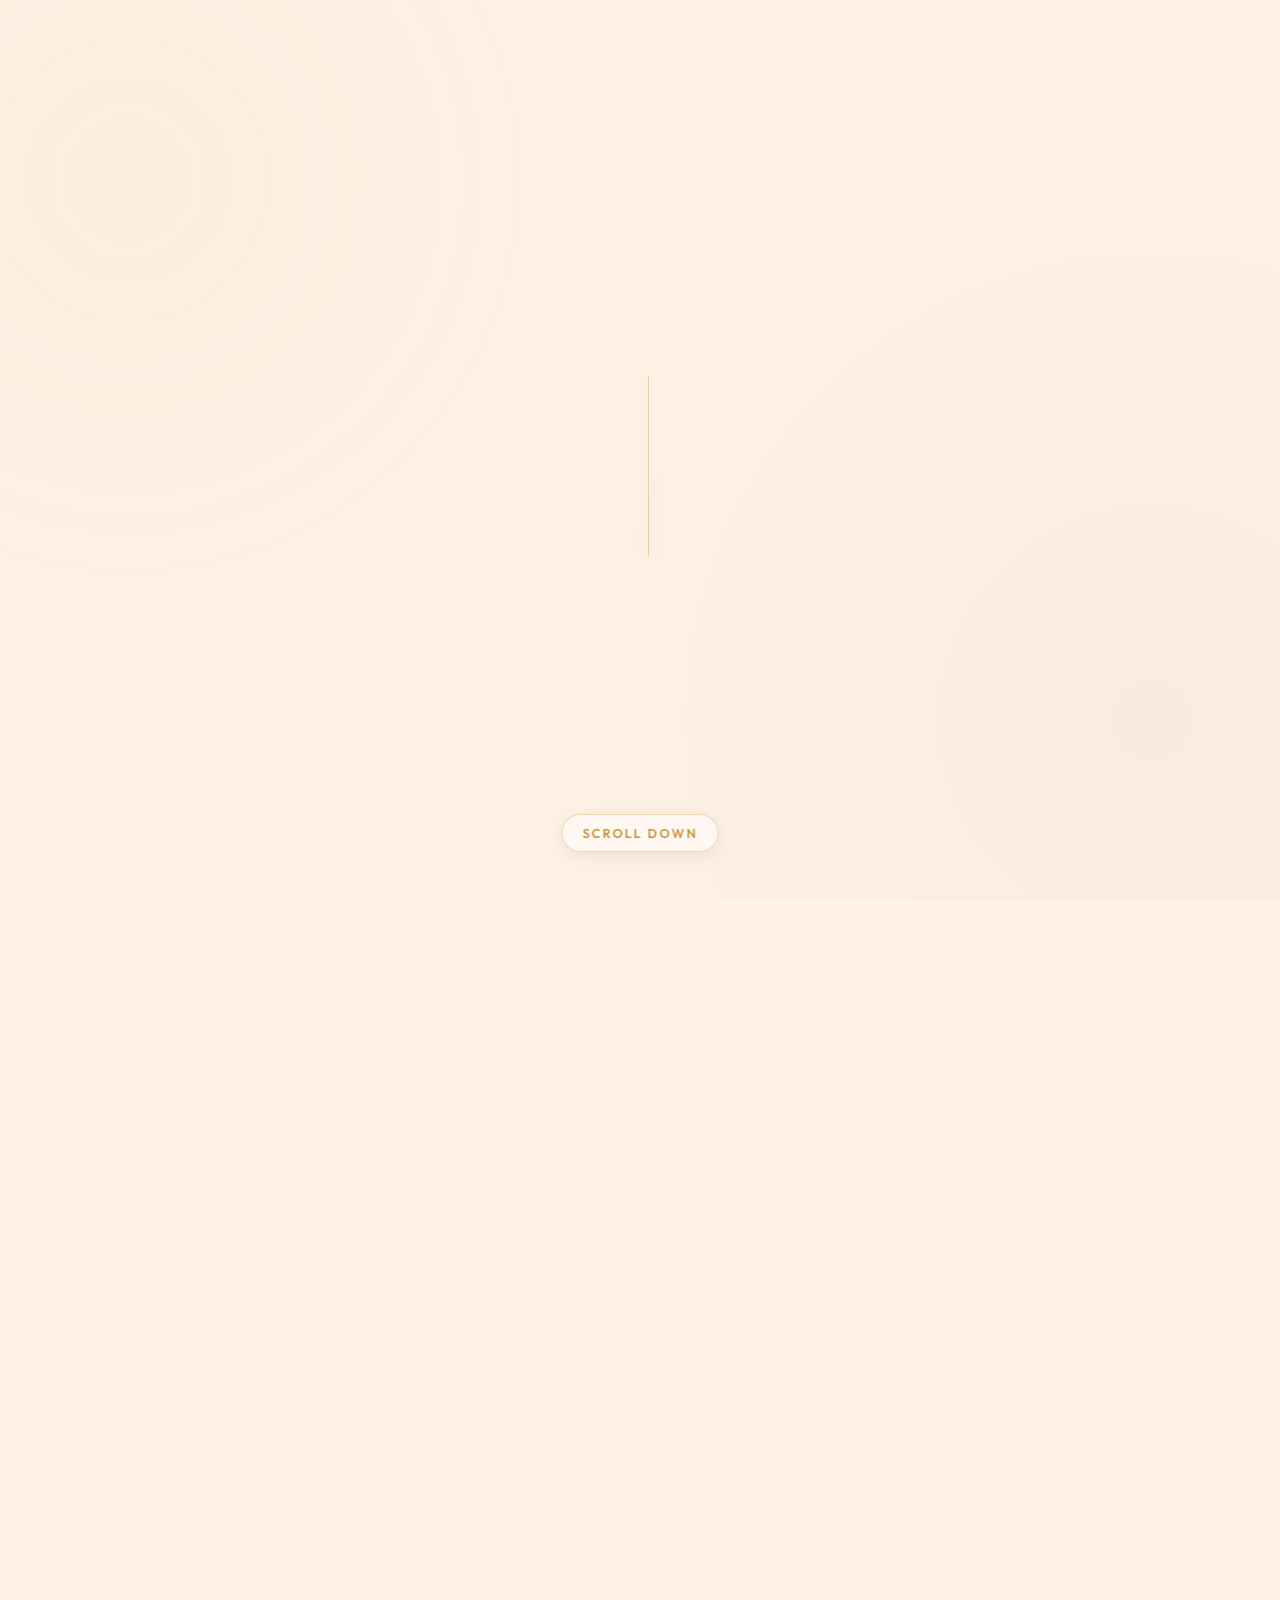
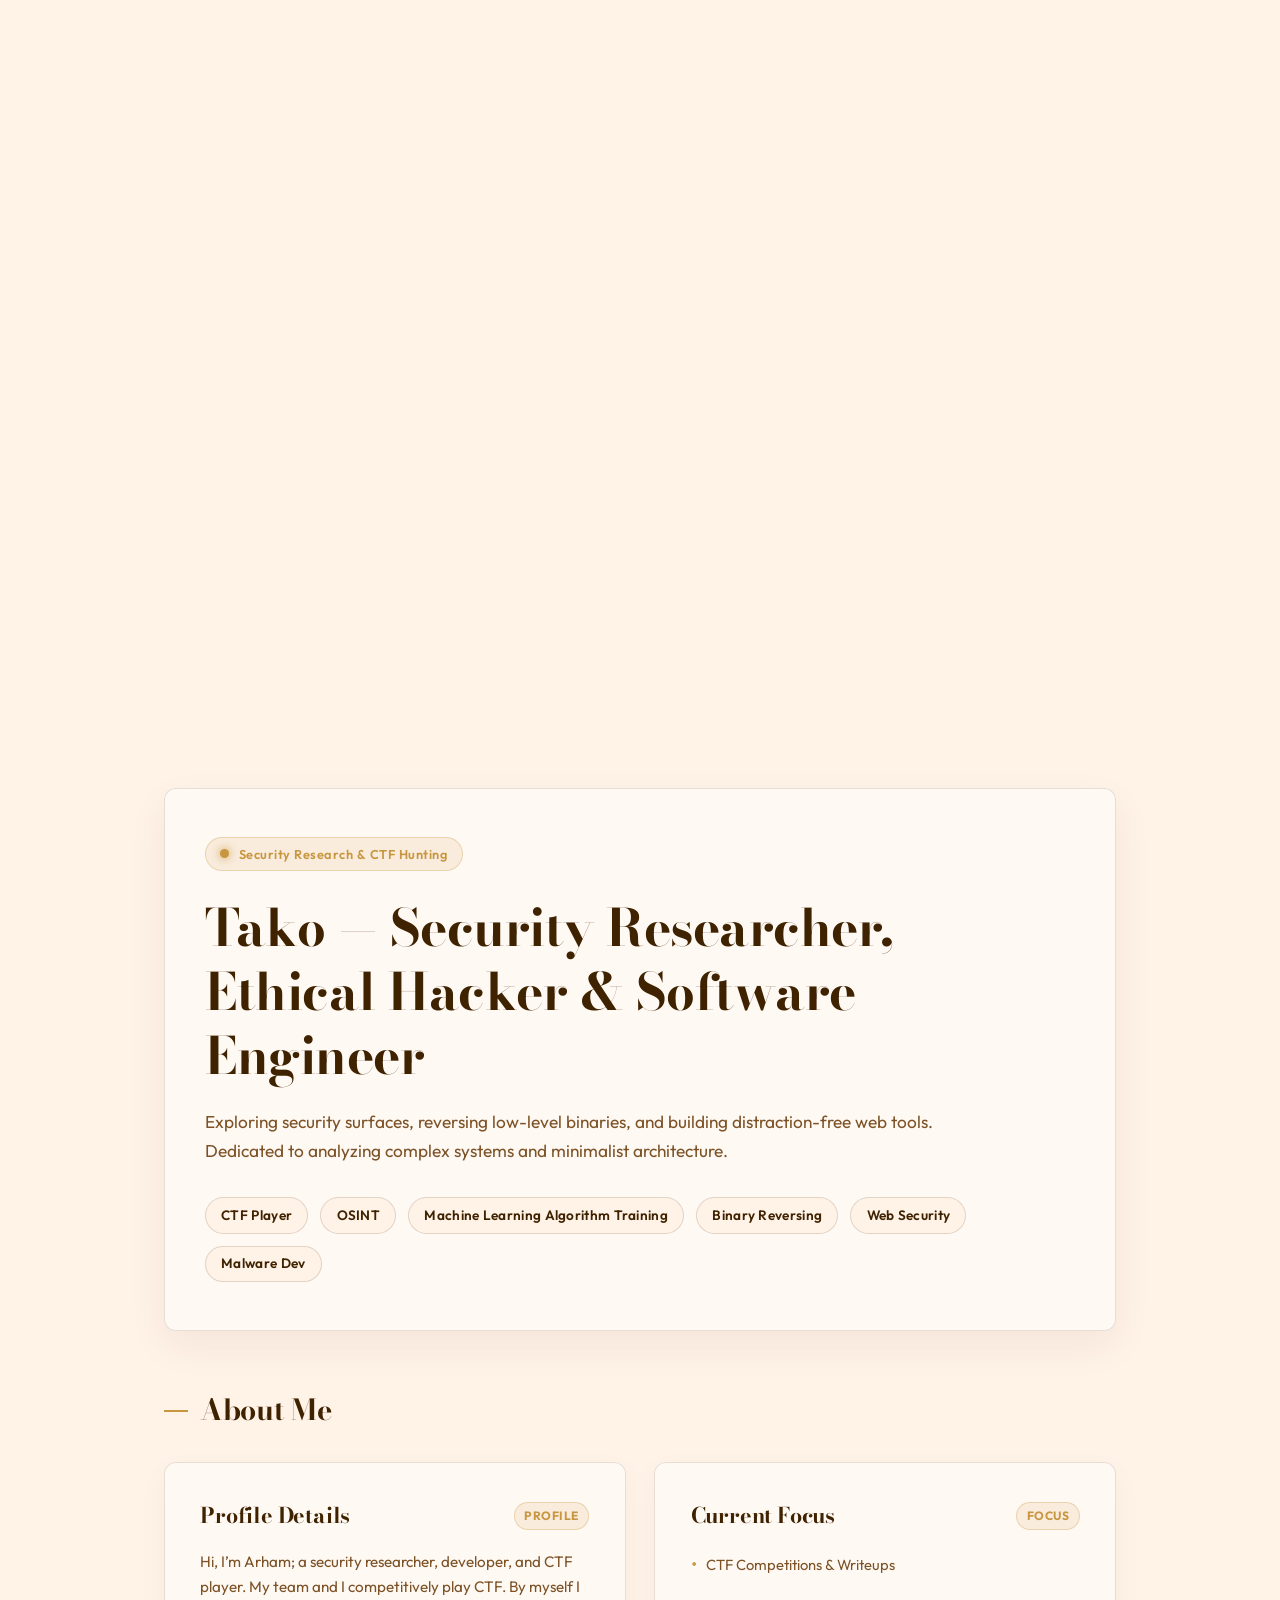
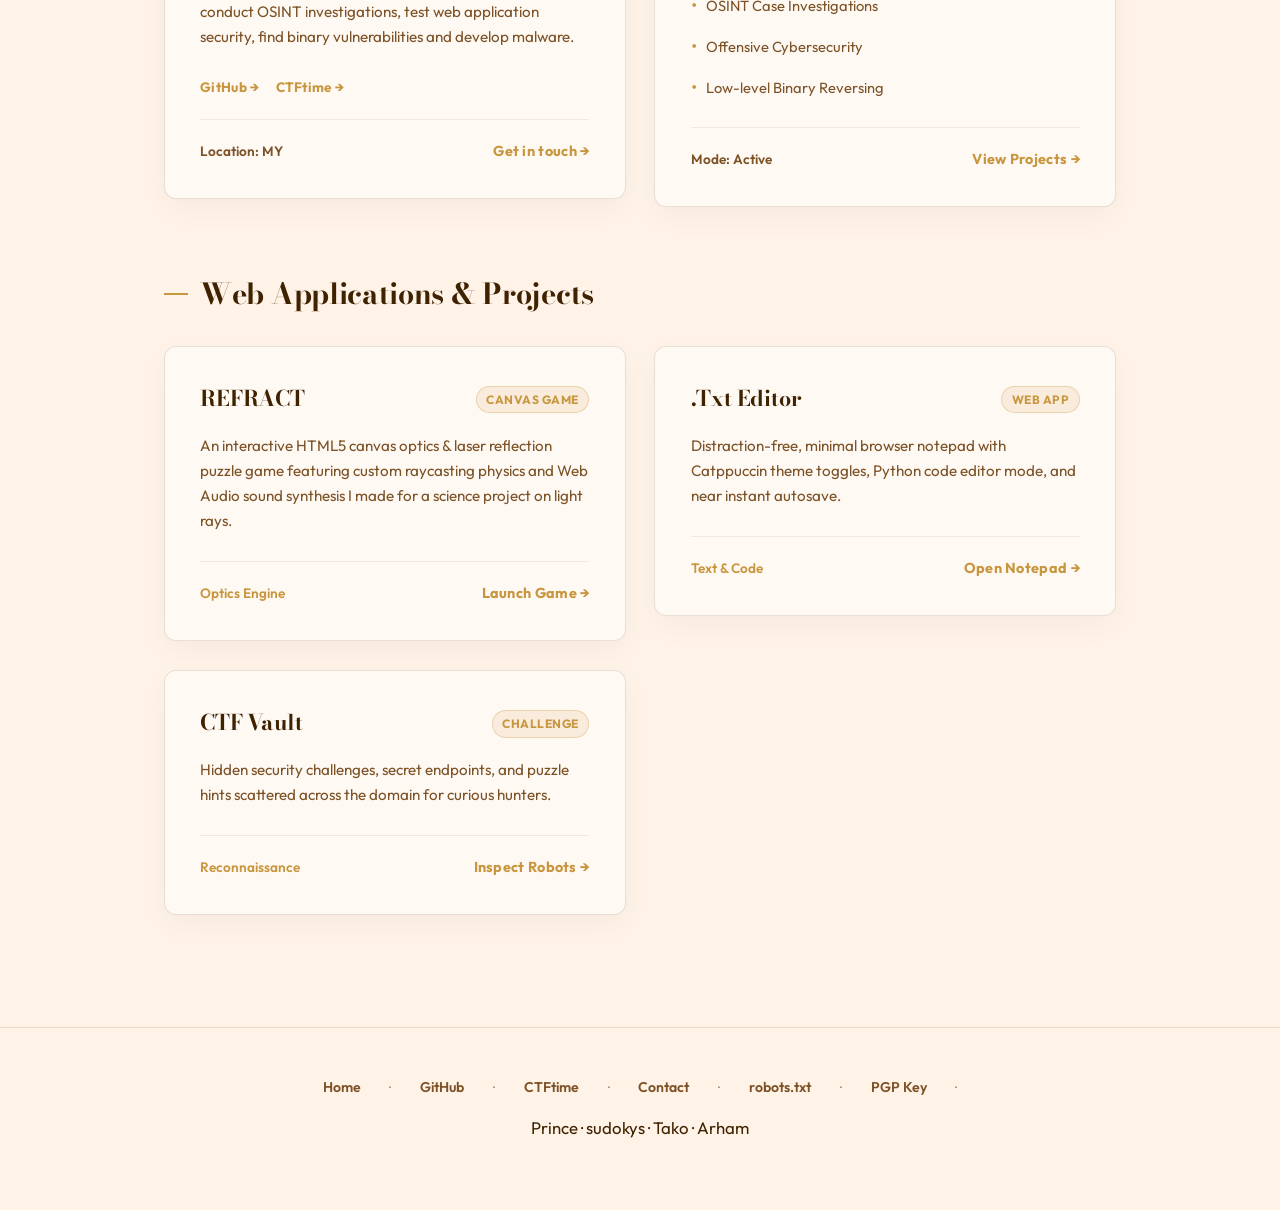
<file: index.html>
<!DOCTYPE html>
<html lang="en">
<head>
<meta charset="UTF-8">
<link rel="icon" type="image/png" href="/admin/assets/favicon.png">
<meta name="viewport" content="width=device-width, initial-scale=1.0">
<title>Prince</title>
<meta name="description" content="Personal portfolio, security research hub, web tools, & CTF playground of Tako (takoyaki135355).">

<link rel="preconnect" href="https://fonts.googleapis.com">
<link rel="preconnect" href="https://fonts.gstatic.com" crossorigin>
<link href="https://fonts.googleapis.com/css2?family=Bodoni+Moda:ital,opsz,wght@0,6..96,400..900;1,6..96,400..900&family=Playfair+Display:ital,wght@0,400..900;1,400..900&family=JetBrains+Mono:ital,wght@0,300;0,400;0,500;0,600;0,700;1,400&family=Outfit:wght@300;400;500;600;700;800&display=swap" rel="stylesheet">
<link rel="stylesheet" href="styles.css">

<style>
:root {
    --bg: #fff2e7;
    --bg-alt: #fbf0e6;
    --card: #fff9f4;
    --card-border: rgba(63, 34, 0, 0.12);
    --card-border-hover: rgba(200, 150, 62, 0.55);
    --text: #3f2200;
    --text-dim: #7c5226;
    --accent: #c8963e;
    --accent-light: #e5b742;
    --accent-glow: rgba(200, 150, 62, 0.25);
    --muted: #a08162;
    --radius: 12px;
    --font-mono: 'JetBrains Mono', monospace;
    --font-sans: 'Outfit', sans-serif;
    --font-serif: 'Le Jour Serif', 'Bodoni Moda', 'Playfair Display', serif;
}

/* Scroll Hero Sequence Container */
#scroll-hero-container {
    height: 260vh;
    position: relative;
    z-index: 20;
}

#scroll-hero-sticky {
    position: sticky;
    top: 0;
    height: 100vh;
    display: flex;
    flex-direction: column;
    justify-content: center;
    align-items: center;
    overflow: hidden;
    pointer-events: none;
}

#prince-text-wrapper {
    display: flex;
    align-items: center;
    justify-content: center;
    font-family: var(--font-serif);
    font-size: clamp(3.8rem, 14vw, 11rem);
    font-weight: 700;
    color: var(--text);
    text-shadow: 0 0 35px var(--accent-glow), 0 0 70px rgba(200, 150, 62, 0.15);
    letter-spacing: 4px;
    transform-origin: center center;
    transition: transform 0.08s cubic-bezier(0.1, 1, 0.1, 1), opacity 0.08s cubic-bezier(0.1, 1, 0.1, 1);
    will-change: transform, opacity;
}

#prince-typed-text {
    font-family: var(--font-serif);
}

#prince-cursor {
    color: var(--accent);
    font-weight: 300;
    margin-left: 0.12em;
    animation: blinkCursor 0.8s infinite;
    text-shadow: 0 0 15px var(--accent);
}

@keyframes blinkCursor {
    0%, 100% { opacity: 1; }
    50% { opacity: 0; }
}

#scroll-prompt {
    position: absolute;
    bottom: 3rem;
    left: 50%;
    transform: translateX(-50%);
    font-family: var(--font-sans);
    font-size: 0.8rem;
    font-weight: 600;
    color: var(--accent);
    letter-spacing: 2px;
    text-transform: uppercase;
    background: rgba(255, 249, 244, 0.92);
    border: 1px solid rgba(200, 150, 62, 0.35);
    padding: 0.5rem 1.25rem;
    border-radius: 20px;
    pointer-events: none;
    opacity: 0;
    transition: opacity 0.5s ease, transform 0.5s ease;
    backdrop-filter: blur(12px);
    box-shadow: 0 4px 20px rgba(63, 34, 0, 0.08);
}

#scroll-prompt.visible {
    opacity: 1;
    transform: translateX(-50%) translateY(0);
}

#scroll-prompt:not(.visible) {
    opacity: 0;
    transform: translateX(-50%) translateY(12px);
}

/* Header & Navigation (Pops down at animation end) */
header {
    position: fixed;
    top: 0;
    left: 0;
    right: 0;
    z-index: 100;
    backdrop-filter: blur(16px);
    -webkit-backdrop-filter: blur(16px);
    background: rgba(255, 242, 231, 0.92);
    border-bottom: 1px solid rgba(63, 34, 0, 0.12);
    padding: 1rem 2.2rem;
    display: flex;
    justify-content: space-between;
    align-items: center;
    transform: translateY(-100%);
    opacity: 0;
    transition: transform 0.45s cubic-bezier(0.16, 1, 0.3, 1), opacity 0.45s ease;
}

header.popped-down {
    transform: translateY(0);
    opacity: 1;
}

.logo {
    display: flex;
    align-items: center;
    gap: 0.6rem;
    font-family: var(--font-serif);
    font-weight: 700;
    font-size: 1.2rem;
    letter-spacing: 0.5px;
    color: var(--text);
    text-decoration: none;
}

.logo-dot {
    width: 9px;
    height: 9px;
    border-radius: 50%;
    background: var(--accent);
    box-shadow: 0 0 10px var(--accent);
}

.logo-tag {
    color: var(--accent);
    font-family: var(--font-sans);
    font-weight: 600;
    font-size: 0.95rem;
}

nav {
    display: flex;
    align-items: center;
    gap: 1.8rem;
}

nav a {
    text-decoration: none;
    color: var(--text-dim);
    font-size: 0.92rem;
    transition: all 0.2s ease;
    display: flex;
    align-items: center;
    gap: 0.35rem;
    font-weight: 600;
    letter-spacing: 0.3px;
}

nav a:hover {
    color: var(--accent);
}

.nav-badge {
    font-size: 0.72rem;
    padding: 0.1rem 0.45rem;
    border-radius: 4px;
    background: rgba(200, 150, 62, 0.15);
    color: var(--accent);
    border: 1px solid rgba(200, 150, 62, 0.3);
    font-weight: 700;
}

/* Main Layout container */
main {
    position: relative;
    z-index: 10;
    max-width: 1000px;
    margin: 0 auto;
    padding: 3rem 1.5rem;
}

/* Editorial Hero Showcase Card */
.hero-showcase {
    background: var(--card);
    border: 1px solid var(--card-border);
    border-radius: var(--radius);
    padding: 3rem 2.5rem;
    box-shadow: 0 15px 40px rgba(63, 34, 0, 0.06);
    margin-bottom: 3.5rem;
    position: relative;
}

.hero-status {
    display: inline-flex;
    align-items: center;
    gap: 0.6rem;
    background: rgba(200, 150, 62, 0.12);
    border: 1px solid rgba(200, 150, 62, 0.3);
    padding: 0.35rem 0.9rem;
    border-radius: 20px;
    font-size: 0.8rem;
    color: var(--accent);
    font-weight: 600;
    margin-bottom: 1.5rem;
    letter-spacing: 0.5px;
}

.hero-headline {
    font-family: var(--font-serif);
    font-size: clamp(2rem, 5vw, 3.2rem);
    font-weight: 700;
    color: var(--text);
    line-height: 1.25;
    margin-bottom: 1.25rem;
    letter-spacing: -0.5px;
}

.hero-bio {
    font-size: 1.08rem;
    color: var(--text-dim);
    max-width: 780px;
    line-height: 1.7;
    margin-bottom: 2rem;
}

.hero-tags {
    display: flex;
    flex-wrap: wrap;
    gap: 0.75rem;
}

.tag {
    background: #fff2e7;
    border: 1px solid rgba(63, 34, 0, 0.15);
    padding: 0.4rem 0.95rem;
    border-radius: 20px;
    font-size: 0.85rem;
    color: var(--text);
    transition: all 0.25s ease;
    font-weight: 600;
    letter-spacing: 0.3px;
}

.tag:hover {
    border-color: var(--accent);
    color: var(--accent);
    box-shadow: 0 4px 15px rgba(200, 150, 62, 0.15);
    transform: translateY(-2px);
}

/* Sections & Grid Cards */
.section {
    margin-bottom: 4rem;
}

.section-title {
    font-family: var(--font-serif);
    font-size: 1.8rem;
    font-weight: 700;
    color: var(--text);
    margin-bottom: 1.8rem;
    display: flex;
    align-items: center;
    gap: 0.75rem;
    letter-spacing: -0.3px;
}

.section-title::before {
    content: "";
    width: 24px;
    height: 2px;
    background: var(--accent);
}

.grid {
    display: grid;
    grid-template-columns: repeat(auto-fit, minmax(300px, 1fr));
    gap: 1.8rem;
}

.card {
    background: var(--card);
    border: 1px solid var(--card-border);
    border-radius: var(--radius);
    padding: 2.2rem;
    position: relative;
    transition: all 0.35s cubic-bezier(0.16, 1, 0.3, 1);
    display: flex;
    flex-direction: column;
    box-shadow: 0 10px 30px rgba(63, 34, 0, 0.04);
}

.card:hover {
    border-color: var(--card-border-hover);
    box-shadow: 0 16px 40px rgba(63, 34, 0, 0.09), 0 0 20px var(--accent-glow);
    transform: translateY(-4px);
}

.card-header {
    display: flex;
    justify-content: space-between;
    align-items: center;
    margin-bottom: 1rem;
}

.card h2 {
    font-family: var(--font-serif);
    font-size: 1.35rem;
    color: var(--text);
    font-weight: 700;
    letter-spacing: -0.2px;
}

.card-badge {
    font-size: 0.75rem;
    color: var(--accent);
    background: rgba(200, 150, 62, 0.12);
    border: 1px solid rgba(200, 150, 62, 0.3);
    padding: 0.2rem 0.6rem;
    border-radius: 20px;
    font-weight: 700;
    letter-spacing: 0.5px;
}

.card p {
    color: var(--text-dim);
    font-size: 0.95rem;
    flex-grow: 1;
    margin-bottom: 1.75rem;
    line-height: 1.65;
}

.card-footer {
    display: flex;
    justify-content: space-between;
    align-items: center;
    margin-top: auto;
    padding-top: 1.25rem;
    border-top: 1px solid rgba(63, 34, 0, 0.08);
}

.card-link {
    display: inline-flex;
    align-items: center;
    gap: 0.4rem;
    color: var(--accent);
    text-decoration: none;
    font-size: 0.9rem;
    font-weight: 700;
    transition: gap 0.2s ease, color 0.2s ease;
    letter-spacing: 0.3px;
}

.card-link:hover {
    color: var(--text);
    gap: 0.65rem;
}

/* Focus List */
.focus-list {
    list-style: none;
    display: flex;
    flex-direction: column;
    gap: 0.65rem;
    margin-bottom: 1.5rem;
}

.focus-list li {
    color: var(--text-dim);
    font-size: 0.92rem;
    display: flex;
    align-items: center;
    gap: 0.6rem;
}

.focus-list li::before {
    content: "•";
    color: var(--accent);
    font-size: 1.2rem;
}

/* Footer */
footer {
    position: relative;
    z-index: 10;
    border-top: 1px solid rgba(63, 34, 0, 0.12);
    padding: 3rem 1.5rem;
    text-align: center;
    color: var(--muted);
    font-size: 0.88rem;
    background: rgba(255, 242, 231, 0.95);
}

.footer-content {
    max-width: 980px;
    margin: 0 auto;
    display: flex;
    flex-direction: column;
    gap: 1rem;
    align-items: center;
}

.footer-links {
    display: flex;
    gap: 1.8rem;
    flex-wrap: wrap;
    justify-content: center;
}

.footer-links a {
    color: var(--text-dim);
    text-decoration: none;
    font-weight: 600;
    transition: color 0.2s ease;
}

.footer-links a:hover {
    color: var(--accent);
}

@media (max-width: 640px) {
    header {
        padding: 0.8rem 1rem;
        flex-direction: column;
        gap: 0.8rem;
    }
    
    nav {
        flex-wrap: wrap;
        justify-content: center;
        gap: 1rem;
    }

    .hero-showcase {
        padding: 2rem 1.5rem;
    }
}
</style>
</head>

<!--
    Why hello my curious little one, are you trying to find a flag here?
    flagpart1:

    tako{

    Here's a clue little adventurer,

        robot
    
    
-->

<body>

<!-- Scroll Intro Hero Section (Prince Text Animation) -->
<div id="scroll-hero-container">
    <div id="scroll-hero-sticky">
        <div id="prince-text-wrapper">
            <span id="prince-typed-text"></span><span id="prince-cursor">|</span>
        </div>
        <div id="scroll-prompt">scroll down</div>
    </div>
</div>

<header id="top-header">
    <a href="#" class="logo" data-text="tako@sudokys">
        <span class="logo-dot"></span>
        <span>tako<span class="logo-tag">@sudokys</span></span>
    </a>
    <nav>
        <a href="#about">About</a>
        <a href="#projects">Projects</a>
        <a href="#apps">Apps <span class="nav-badge">03</span></a>
        <a href="contactme">Contact</a>
        <a href="https://github.com/takoyaki135355-spec/" target="_blank" rel="noopener noreferrer">GitHub</a>
	<a href="https://ctftime.org/user/245323" target="_blank" rel="noopener noreferrer">CtfTime</a>

    </nav>
</header>

<main>

    <!-- Editorial Hero Showcase with Skeleton Loader Wrapper -->
    <div class="skeleton-wrapper hero-skeleton-wrapper" id="hero-wrapper">
        <div class="skeleton-overlay">
            <div class="skeleton skeleton-badge" style="width: 140px; margin-bottom: 1.5rem;"></div>
            <div class="skeleton skeleton-title" style="width: 90%; height: 2.2rem;"></div>
            <div class="skeleton skeleton-title" style="width: 60%; height: 2.2rem; margin-bottom: 1.5rem;"></div>
            <div class="skeleton skeleton-text skeleton-line-full"></div>
            <div class="skeleton skeleton-text skeleton-line-med" style="margin-bottom: 2rem;"></div>
            <div style="display: flex; gap: 0.75rem;">
                <div class="skeleton skeleton-badge" style="width: 110px;"></div>
                <div class="skeleton skeleton-badge" style="width: 120px;"></div>
                <div class="skeleton skeleton-badge" style="width: 130px;"></div>
            </div>
        </div>

        <section class="hero-showcase real-content">
            <div class="hero-status">
                <span class="logo-dot"></span>
                <span>Security Research & CTF Hunting</span>
            </div>

            <h1 class="hero-headline">
                Tako &mdash; Security Researcher, Ethical Hacker & Software Engineer
            </h1>

            <p class="hero-bio">
                Exploring security surfaces, reversing low-level binaries, and building distraction-free web tools. Dedicated to analyzing complex systems and minimalist architecture.
            </p>

            <div class="hero-tags">
                <span class="tag">CTF Player</span>
                <span class="tag">OSINT</span>
                <span class="tag">Machine Learning Algorithm Training</span>
                <span class="tag">Binary Reversing</span>
		<span class="tag">Web Security</span>
		<span class="tag">Malware Dev</span>

            </div>
        </section>
    </div>

    <!-- About Section -->
    <section class="section" id="about">
        <h2 class="section-title">About Me</h2>
        <div class="grid">

            <div class="skeleton-wrapper card-skeleton" id="card-skel-1">
                <div class="skeleton-overlay">
                    <div style="display: flex; justify-content: space-between; margin-bottom: 1rem;">
                        <div class="skeleton skeleton-title" style="width: 50%;"></div>
                        <div class="skeleton skeleton-badge"></div>
                    </div>
                    <div class="skeleton skeleton-text skeleton-line-full"></div>
                    <div class="skeleton skeleton-text skeleton-line-full"></div>
                    <div class="skeleton skeleton-text skeleton-line-med" style="margin-bottom: 2rem;"></div>
                    <div style="display: flex; justify-content: space-between; margin-top: auto;">
                        <div class="skeleton skeleton-text skeleton-line-short" style="width: 30%;"></div>
                        <div class="skeleton skeleton-text skeleton-line-short" style="width: 35%;"></div>
                    </div>
                </div>

                <div class="card real-content">
                    <div class="card-header">
                        <h2>Profile Details</h2>
                        <span class="card-badge">PROFILE</span>
                    </div>
                    <p>
                        Hi, I’m Arham; a security researcher, developer, and CTF player. My team and I competitively play CTF. By myself I conduct OSINT investigations, test web application security, find binary vulnerabilities and develop malware.
                    </p>
                    <div style="display: flex; gap: 1rem; margin-bottom: 1.25rem; flex-wrap: wrap;">
                        <a href="https://github.com/takoyaki135355-spec/" target="_blank" rel="noopener" class="card-link" style="font-size: 0.85rem;">GitHub &rarr;</a>
                        <a href="https://ctftime.org/user/245323" target="_blank" rel="noopener" class="card-link" style="font-size: 0.85rem;">CTFtime &rarr;</a>
                    </div>
                    <div class="card-footer">
                        <span style="color: var(--text-dim); font-size: 0.85rem; font-weight: 600;">Location: MY</span>
                        <a href="contactme" class="card-link">Get in touch &rarr;</a>
                    </div>
                </div>
            </div>

            <div class="skeleton-wrapper card-skeleton" id="card-skel-2">
                <div class="skeleton-overlay">
                    <div style="display: flex; justify-content: space-between; margin-bottom: 1rem;">
                        <div class="skeleton skeleton-title" style="width: 55%;"></div>
                        <div class="skeleton skeleton-badge"></div>
                    </div>
                    <div class="skeleton skeleton-text skeleton-line-full"></div>
                    <div class="skeleton skeleton-text skeleton-line-med"></div>
                    <div class="skeleton skeleton-text skeleton-line-full" style="margin-bottom: 2rem;"></div>
                    <div style="display: flex; justify-content: space-between; margin-top: auto;">
                        <div class="skeleton skeleton-text skeleton-line-short" style="width: 30%;"></div>
                        <div class="skeleton skeleton-text skeleton-line-short" style="width: 35%;"></div>
                    </div>
                </div>

                <div class="card real-content">
                    <div class="card-header">
                        <h2>Current Focus</h2>
                        <span class="card-badge">FOCUS</span>
                    </div>
                    <ul class="focus-list">
                        <li>CTF Competitions & Writeups</li>
                        <li>OSINT Case Investigations</li>
                        <li>Offensive Cybersecurity</li>
                        <li>Low-level Binary Reversing</li>
                    </ul>
                    <div class="card-footer">
                        <span style="color: var(--text-dim); font-size: 0.85rem; font-weight: 600;">Mode: Active</span>
                        <a href="#apps" class="card-link">View Projects &rarr;</a>
                    </div>
                </div>
            </div>

        </div>
    </section>

    <!-- Web Applications & Tools Section -->
    <section class="section" id="apps">
        <h2 class="section-title">Web Applications & Projects</h2>
        <div class="grid" id="projects">

            <div class="skeleton-wrapper card-skeleton" id="app-skel-1">
                <div class="skeleton-overlay">
                    <div style="display: flex; justify-content: space-between; margin-bottom: 1rem;">
                        <div class="skeleton skeleton-title" style="width: 45%;"></div>
                        <div class="skeleton skeleton-badge"></div>
                    </div>
                    <div class="skeleton skeleton-text skeleton-line-full"></div>
                    <div class="skeleton skeleton-text skeleton-line-med" style="margin-bottom: 2rem;"></div>
                    <div style="display: flex; justify-content: space-between; margin-top: auto;">
                        <div class="skeleton skeleton-text skeleton-line-short" style="width: 30%;"></div>
                        <div class="skeleton skeleton-text skeleton-line-short" style="width: 35%;"></div>
                    </div>
                </div>

                <div class="card real-content">
                    <div class="card-header">
                        <h2>REFRACT</h2>
                        <span class="card-badge">CANVAS GAME</span>
                    </div>
                    <p>
                        An interactive HTML5 canvas optics & laser reflection puzzle game featuring custom raycasting physics and Web Audio sound synthesis I made for a science project on light rays.
                    </p>
                    <div class="card-footer">
                        <span style="color: var(--accent); font-size: 0.85rem; font-weight: 600;">Optics Engine</span>
                        <a href="myscienceproject" class="card-link">Launch Game &rarr;</a>
                    </div>
                </div>
            </div>

            <div class="skeleton-wrapper card-skeleton" id="app-skel-2">
                <div class="skeleton-overlay">
                    <div style="display: flex; justify-content: space-between; margin-bottom: 1rem;">
                        <div class="skeleton skeleton-title" style="width: 50%;"></div>
                        <div class="skeleton skeleton-badge"></div>
                    </div>
                    <div class="skeleton skeleton-text skeleton-line-full"></div>
                    <div class="skeleton skeleton-text skeleton-line-med" style="margin-bottom: 2rem;"></div>
                    <div style="display: flex; justify-content: space-between; margin-top: auto;">
                        <div class="skeleton skeleton-text skeleton-line-short" style="width: 30%;"></div>
                        <div class="skeleton skeleton-text skeleton-line-short" style="width: 35%;"></div>
                    </div>
                </div>

                <div class="card real-content">
                    <div class="card-header">
                        <h2>.Txt Editor</h2>
                        <span class="card-badge">WEB APP</span>
                    </div>
                    <p>
                        Distraction-free, minimal browser notepad with Catppuccin theme toggles, Python code editor mode, and near instant autosave.
                    </p>
                    <div class="card-footer">
                        <span style="color: var(--accent); font-size: 0.85rem; font-weight: 600;">Text & Code</span>
                        <a href="text" class="card-link">Open Notepad &rarr;</a>
                    </div>
                </div>
            </div>

            <div class="skeleton-wrapper card-skeleton" id="app-skel-3">
                <div class="skeleton-overlay">
                    <div style="display: flex; justify-content: space-between; margin-bottom: 1rem;">
                        <div class="skeleton skeleton-title" style="width: 40%;"></div>
                        <div class="skeleton skeleton-badge"></div>
                    </div>
                    <div class="skeleton skeleton-text skeleton-line-full"></div>
                    <div class="skeleton skeleton-text skeleton-line-med" style="margin-bottom: 2rem;"></div>
                    <div style="display: flex; justify-content: space-between; margin-top: auto;">
                        <div class="skeleton skeleton-text skeleton-line-short" style="width: 30%;"></div>
                        <div class="skeleton skeleton-text skeleton-line-short" style="width: 35%;"></div>
                    </div>
                </div>

                <div class="card real-content">
                    <div class="card-header">
                        <h2>CTF Vault</h2>
                        <span class="card-badge">CHALLENGE</span>
                    </div>
                    <p>
                        Hidden security challenges, secret endpoints, and puzzle hints scattered across the domain for curious hunters.
                    </p>
                    <div class="card-footer">
                        <span style="color: var(--accent); font-size: 0.85rem; font-weight: 600;">Reconnaissance</span>
                        <a href="robots.txt" class="card-link">Inspect Robots &rarr;</a>
                    </div>
                </div>
            </div>

        </div>
    </section>

</main>

<footer>
    <div class="footer-content">
        <div class="footer-links">
            <a href="#">Home</a> &middot;
            <a href="https://github.com/takoyaki135355-spec/" target="_blank" rel="noopener">GitHub</a> &middot;
            <a href="https://ctftime.org/user/245323" target="_blank" rel="noopener">CTFtime</a> &middot;
            <a href="contactme">Contact</a> &middot;
            <a href="robots.txt">robots.txt</a> &middot;
            <a href="contactme/publickey.asc">PGP Key</a> &middot;
        </div>
        <p> Prince &middot; sudokys &middot; Tako &middot; Arham</p>
    </div>
</footer>

<script>
// Force page to always open at top of animation on load
if ('scrollRestoration' in history) {
    history.scrollRestoration = 'manual';
}
if (!window.location.hash) {
    window.scrollTo(0, 0);
}

// Initialize Skeleton Loader Transition on Load
window.addEventListener('DOMContentLoaded', () => {
    if (!window.location.hash) {
        window.scrollTo(0, 0);
    }
    setTimeout(() => {
        document.querySelectorAll('.skeleton-wrapper').forEach(wrapper => {
            wrapper.classList.add('loaded');
        });
    }, 450);
});

// ═════════════════════════════════════════════════════════════
//  SCROLL HERO INTRO ANIMATION ("Prince" Typing & Shrink)
// ═════════════════════════════════════════════════════════════
const scrollHeroContainer = document.getElementById('scroll-hero-container');
const princeTextWrapper = document.getElementById('prince-text-wrapper');
const princeTypedText = document.getElementById('prince-typed-text');
const princeCursor = document.getElementById('prince-cursor');
const scrollPrompt = document.getElementById('scroll-prompt');
const topHeader = document.getElementById('top-header');

const TARGET_WORD = "Prince";
let isScrolling = false;
let scrollStopTimeout = null;
let rAF = null;

function handleHeroScrollAnimation() {
    const scrollTop = window.scrollY || window.pageYOffset;
    const containerHeight = scrollHeroContainer.offsetHeight;
    const viewportHeight = window.innerHeight;
    const maxScroll = containerHeight - viewportHeight;
    
    if (maxScroll <= 0) return;
    
    // Progress calculation [0.0 to 1.0]
    const progress = Math.min(1, Math.max(0, scrollTop / maxScroll));
    const onAnimationArea = scrollTop < maxScroll;

    // Phase 1: Typing letters "Prince" (progress 0.0 -> 0.65)
    // Phase 2: Shrinking and translating to top (progress 0.65 -> 1.0)
    if (progress <= 0.65) {
        const typeProgress = progress / 0.65;
        const numChars = Math.min(TARGET_WORD.length, Math.floor(typeProgress * (TARGET_WORD.length + 0.95)));
        princeTypedText.textContent = TARGET_WORD.substring(0, numChars);
        
        princeTextWrapper.style.transform = 'scale(1) translateY(0px)';
        princeTextWrapper.style.opacity = '1';
        princeCursor.style.display = 'inline-block';
    } else {
        // Full word typed out
        princeTypedText.textContent = TARGET_WORD;
        
        const shrinkProgress = (progress - 0.65) / 0.35;
        // Shrink scale from 1.0 down to 0.22
        const scale = 1 - (shrinkProgress * 0.78);
        // Translate Y upwards towards top of page
        const translateY = -shrinkProgress * 42; // vh
        // Blend opacity gently into top header area
        const opacity = 1 - (shrinkProgress * 0.7);

        princeTextWrapper.style.transform = `scale(${scale.toFixed(3)}) translateY(${translateY.toFixed(2)}vh)`;
        princeTextWrapper.style.opacity = opacity.toFixed(3);
        
        if (shrinkProgress > 0.8) {
            princeCursor.style.display = 'none';
        } else {
            princeCursor.style.display = 'inline-block';
        }
    }

    // Pop-down Top Header when reaching the bottom of the animation area
    if (progress >= 0.78 || scrollTop >= maxScroll * 0.78) {
        topHeader.classList.add('popped-down');
    } else {
        topHeader.classList.remove('popped-down');
    }

    // Scroll Prompt visibility check
    updateScrollPromptVisibility(onAnimationArea);
}

function updateScrollPromptVisibility(onAnimationArea) {
    if (onAnimationArea && !isScrolling) {
        scrollPrompt.classList.add('visible');
    } else {
        scrollPrompt.classList.remove('visible');
    }
}

window.addEventListener('scroll', () => {
    isScrolling = true;
    updateScrollPromptVisibility(window.scrollY < (scrollHeroContainer.offsetHeight - window.innerHeight));
    
    clearTimeout(scrollStopTimeout);
    scrollStopTimeout = setTimeout(() => {
        isScrolling = false;
        handleHeroScrollAnimation();
    }, 350);

    if (!rAF) {
        rAF = requestAnimationFrame(() => {
            handleHeroScrollAnimation();
            rAF = null;
        });
    }
}, { passive: true });

// Initial check on load - ensure page starts at top (0,0)
const resetScrollToTop = () => {
    if (!window.location.hash) {
        window.scrollTo(0, 0);
    }
    handleHeroScrollAnimation();
};

window.addEventListener('load', resetScrollToTop);
window.addEventListener('pageshow', resetScrollToTop);

resetScrollToTop();
setTimeout(() => {
    updateScrollPromptVisibility(true);
}, 400);
</script>

</body>
</html>
</file>
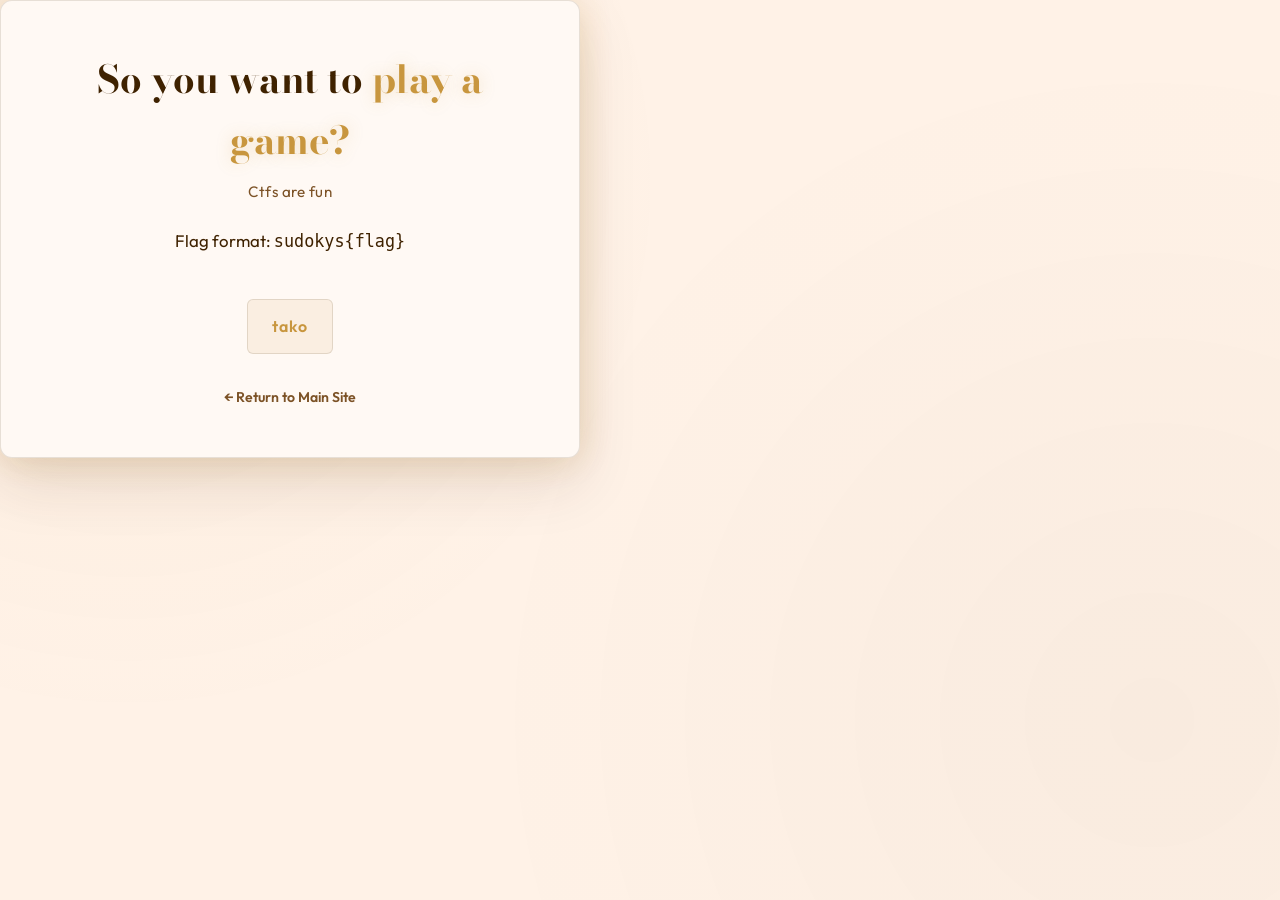
<file: 23599285329420346251243823742368234720937482636510297482367452041724862081649723/index.html>
<!DOCTYPE html>
<html lang="en">
<head>
    <meta charset="UTF-8">
    <meta name="viewport" content="width=device-width, initial-scale=1.0">
    <title>CTF Challenge | sudokys.xyz</title>
    <link rel="preconnect" href="https://fonts.googleapis.com">
    <link rel="preconnect" href="https://fonts.gstatic.com" crossorigin>
    <link href="https://fonts.googleapis.com/css2?family=Bodoni+Moda:ital,opsz,wght@0,6..96,400..900;1,6..96,400..900&family=Playfair+Display:ital,wght@0,400..900;1,400..900&family=JetBrains+Mono:wght@400;600;700&family=Outfit:wght@600;700;800&display=swap" rel="stylesheet">
    <link rel="stylesheet" href="../styles.css">
</head>
<body>
    <div class="ctf-card">
        <h1>So you want to <span class="accent">play a game?</span></h1>
        <h6>Ctfs are fun</h6>
        <p>Flag format: <code>sudokys{flag}</code></p>
        <!-- the flag isnt in comments stupid ahh  -->
        <div id="output"></div>

        <div>
            <a href="/" class="back-link">&larr; Return to Main Site</a>
        </div>
    </div>

    <script>
        alert("xss");
        let name = "tako";
        document.getElementById("output").textContent = name;
    </script>
</body>
</html>
</file>
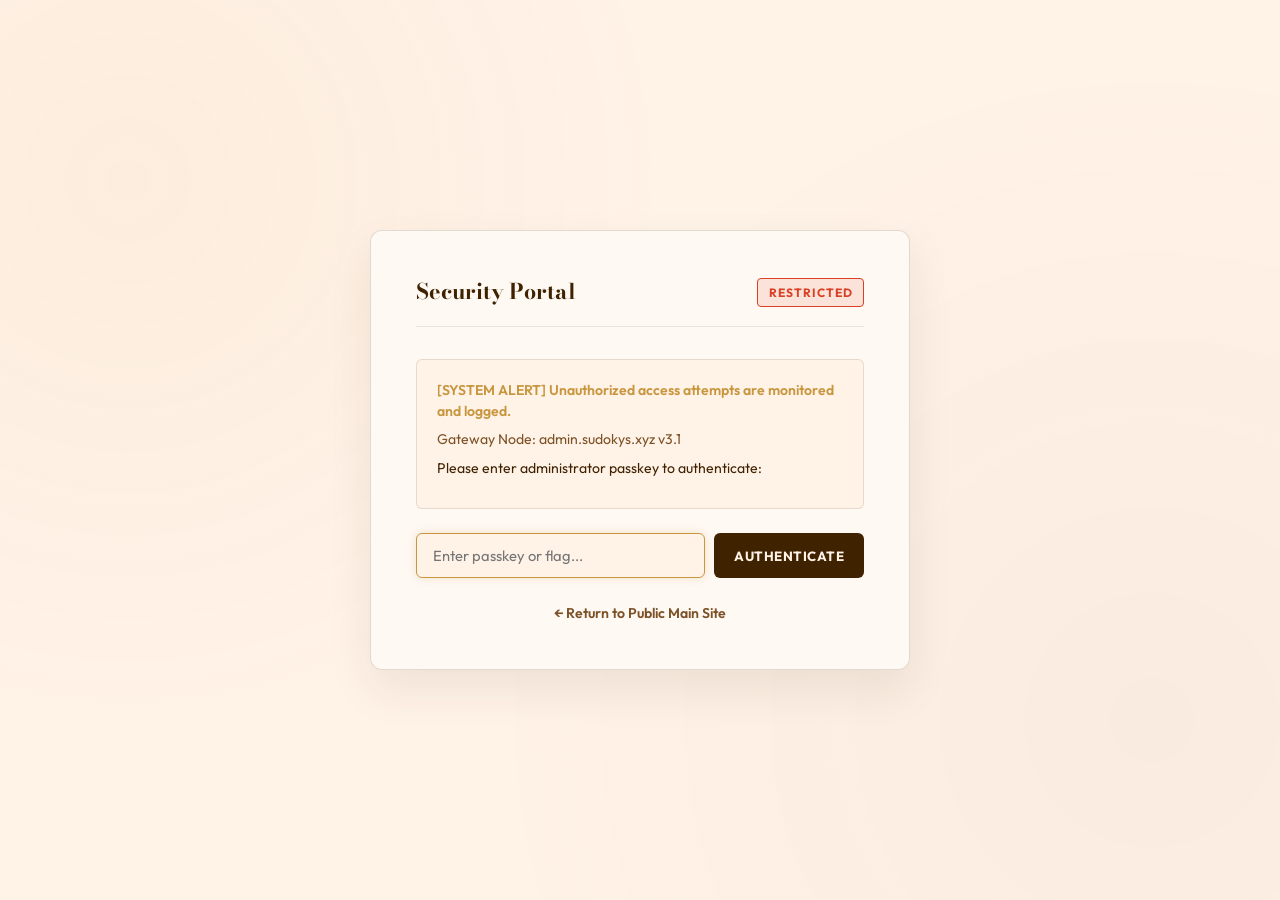
<file: admin/index.html>
<!DOCTYPE html>
<html lang="en">
<head>
<meta charset="UTF-8">
<link rel="icon" type="image/png" href="/admin/assets/favicon.png">
<meta name="viewport" content="width=device-width, initial-scale=1.0">
<title>Admin Portal | tako@sudokys</title>

<link rel="preconnect" href="https://fonts.googleapis.com">
<link rel="preconnect" href="https://fonts.gstatic.com" crossorigin>
<link href="https://fonts.googleapis.com/css2?family=Bodoni+Moda:ital,opsz,wght@0,6..96,400..900;1,6..96,400..900&family=Playfair+Display:ital,wght@0,400..900;1,400..900&family=JetBrains+Mono:wght@400;500;600;700&family=Outfit:wght@400;500;600;700;800&display=swap" rel="stylesheet">
<link rel="stylesheet" href="../styles.css">

<style>
:root {
    --bg: #fff2e7;
    --card: #fff9f4;
    --border: rgba(63, 34, 0, 0.15);
    --text: #3f2200;
    --text-dim: #7c5226;
    --danger: #d94025;
    --accent: #c8963e;
    --accent-glow: rgba(200, 150, 62, 0.25);
    --warning: #ffb300;
    --muted: #a08162;
    --font-mono: 'JetBrains Mono', monospace;
    --font-sans: 'Outfit', sans-serif;
    --font-serif: 'Le Jour Serif', 'Bodoni Moda', 'Playfair Display', serif;
}

body {
    font-family: var(--font-sans);
    background: var(--bg);
    color: var(--text);
    height: 100vh;
    display: flex;
    justify-content: center;
    align-items: center;
    padding: 1.5rem;
    position: relative;
    overflow: hidden;
}

.portal-card {
    background: var(--card);
    border: 1px solid var(--border);
    border-radius: var(--radius);
    padding: 2.8rem;
    width: 100%;
    max-width: 540px;
    box-shadow: 0 20px 45px rgba(63, 34, 0, 0.08);
    position: relative;
    z-index: 10;
    transition: all 0.35s ease;
}

.portal-card.granted {
    border-color: rgba(200, 150, 62, 0.65);
    box-shadow: 0 20px 50px rgba(200, 150, 62, 0.2);
}

.header {
    display: flex;
    align-items: center;
    justify-content: space-between;
    margin-bottom: 2rem;
    border-bottom: 1px solid rgba(63, 34, 0, 0.1);
    padding-bottom: 1rem;
}

.badge {
    font-size: 0.75rem;
    background: rgba(217, 64, 37, 0.12);
    color: var(--danger);
    border: 1px solid var(--danger);
    padding: 0.25rem 0.65rem;
    border-radius: 4px;
    text-transform: uppercase;
    letter-spacing: 1px;
    font-weight: 700;
}

.badge.granted {
    background: rgba(200, 150, 62, 0.15);
    color: var(--accent);
    border-color: var(--accent);
}

.title {
    font-family: var(--font-serif);
    font-size: 1.35rem;
    color: var(--text);
    font-weight: 700;
}

.log-box {
    background: #fff2e7;
    border: 1px solid rgba(63, 34, 0, 0.12);
    border-radius: 6px;
    padding: 1.25rem;
    font-size: 0.88rem;
    min-height: 150px;
    max-height: 220px;
    margin-bottom: 1.5rem;
    overflow-y: auto;
    line-height: 1.5;
    font-family: var(--font-sans);
}

.line {
    margin-bottom: 0.45rem;
    word-break: break-all;
}

.line-danger { color: var(--danger); font-weight: 600; }
.line-success { color: var(--accent); font-weight: 700; }
.line-warn { color: var(--accent); font-weight: 600; }
.line-muted { color: var(--text-dim); }

.input-row {
    display: flex;
    gap: 0.6rem;
}

.input-field {
    flex-grow: 1;
    background: #fff2e7;
    border: 1px solid rgba(63, 34, 0, 0.15);
    color: var(--text);
    font-family: var(--font-sans);
    font-size: 0.92rem;
    padding: 0.75rem 1rem;
    border-radius: 6px;
    outline: none;
    transition: border-color 0.2s ease;
}

.input-field:focus {
    border-color: var(--accent);
    box-shadow: 0 0 10px var(--accent-glow);
}

.btn {
    background: var(--text);
    color: var(--bg);
    border: none;
    padding: 0.75rem 1.25rem;
    border-radius: 6px;
    font-family: var(--font-sans);
    font-weight: 700;
    cursor: pointer;
    transition: all 0.2s ease;
    letter-spacing: 0.5px;
}

.btn:hover {
    background: var(--accent);
    color: #fff;
    box-shadow: 0 4px 15px var(--accent-glow);
}

.btn.granted {
    background: var(--accent);
    color: #fff;
}

.back-link {
    display: block;
    text-align: center;
    margin-top: 1.5rem;
    color: var(--text-dim);
    font-size: 0.88rem;
    text-decoration: none;
    transition: color 0.2s ease;
    font-weight: 600;
}

.back-link:hover {
    color: var(--accent);
}
</style>
</head>

<body>

<div class="portal-card" id="card">
    <div class="header">
        <div class="title">Security Portal</div>
        <div class="badge" id="badge">RESTRICTED</div>
    </div>

    <div class="log-box" id="log-box">
        <div class="line line-warn">[SYSTEM ALERT] Unauthorized access attempts are monitored and logged.</div>
        <div class="line line-muted">Gateway Node: admin.sudokys.xyz v3.1</div>
        <div class="line">Please enter administrator passkey to authenticate:</div>
    </div>

    <form id="auth-form" onsubmit="handleAuth(event)">
        <div class="input-row">
            <input type="password" class="input-field" id="passkey" placeholder="Enter passkey or flag..." autocomplete="off" autofocus>
            <button type="submit" class="btn" id="sub-btn">AUTHENTICATE</button>
        </div>
    </form>

    <a href="/" class="back-link">&larr; Return to Public Main Site</a>
</div>

<script>
const logBox = document.getElementById('log-box');
const card = document.getElementById('card');
const badge = document.getElementById('badge');
const subBtn = document.getElementById('sub-btn');
const passkeyInput = document.getElementById('passkey');

const VALID_KEYS = ['Prince123233321'];

function appendLog(text, className = '') {
    const div = document.createElement('div');
    div.className = 'line ' + className;
    div.textContent = text;
    logBox.appendChild(div);
    logBox.scrollTop = logBox.scrollHeight;
}

function handleAuth(e) {
    e.preventDefault();
    const val = passkeyInput.value.trim();
    if (!val) return;

    passkeyInput.value = '';
    appendLog(`> Authenticating target token: "${val.replace(/./g, '*')}"...`);

    setTimeout(() => {
        const lower = val.toLowerCase();
        if (VALID_KEYS.some(k => lower.includes(k))) {
            appendLog('[+] ACCESS GRANTED. Welcome back, Administrator Tako.', 'line-success');
            appendLog('[+] Session Token: 0x9f884a22b0a1d4ee', 'line-success');
            appendLog('[+] Flag verified! Good job hunter.', 'line-success');
            
            badge.textContent = 'AUTHENTICATED';
            badge.classList.add('granted');
            card.classList.add('granted');
            subBtn.classList.add('granted');
            subBtn.textContent = 'UNLOCKED';
        } else {
            appendLog('[-] ACCESS DENIED: Invalid Security Clearance.', 'line-danger');
            appendLog(`[-] Incident logged to /var/log/auth.log [${new Date().toISOString()}]`, 'line-muted');
        }
    }, 400);
}
</script>

</body>
</html>
</file>
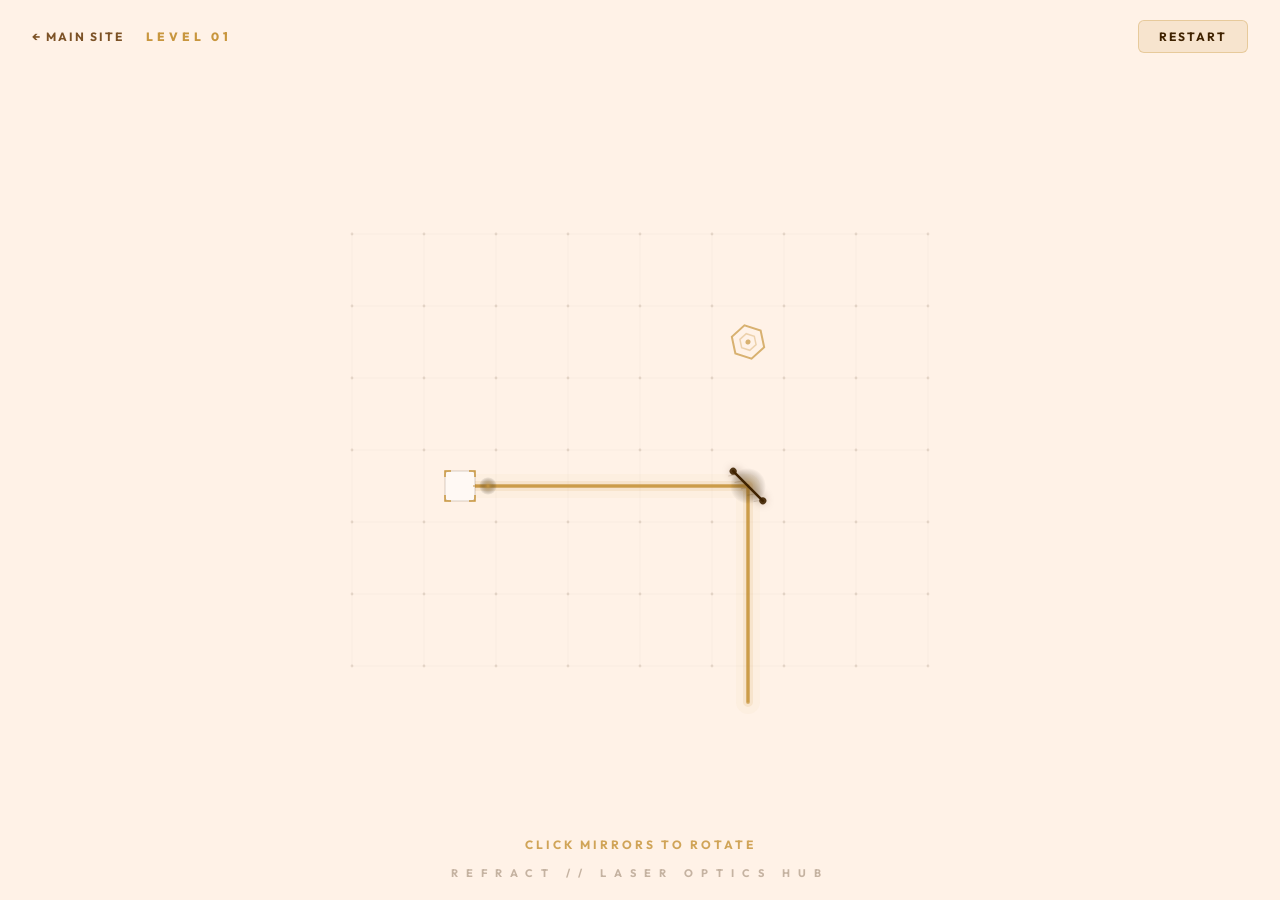
<file: myscienceproject/index.html>
<!DOCTYPE html>
<html lang="en">
<head>
<meta charset="UTF-8">
<meta name="viewport" content="width=device-width, initial-scale=1">
<title>REFRACT | Laser Optics Puzzle | tako@sudokys</title>
<link rel="preconnect" href="https://fonts.googleapis.com">
<link rel="preconnect" href="https://fonts.gstatic.com" crossorigin>
<link href="https://fonts.googleapis.com/css2?family=JetBrains+Mono:wght@400;500;600;700&family=Outfit:wght@500;600;700;800&display=swap" rel="stylesheet">
<style>
  * { margin: 0; padding: 0; box-sizing: border-box; }
  html, body {
    width: 100%; height: 100%; overflow: hidden;
    background: #fff2e7;
    font-family: 'Outfit', sans-serif;
    user-select: none; -webkit-user-select: none;
    color: #3f2200;
  }
  #c { position: fixed; inset: 0; display: block; }

  #hud {
    position: fixed; top: 0; left: 0; right: 0; z-index: 10;
    display: flex; justify-content: space-between; align-items: center;
    padding: 20px 32px; pointer-events: none;
    background: linear-gradient(180deg, rgba(255,242,231,0.92) 0%, rgba(255,242,231,0) 100%);
  }
  .hud-left {
    display: flex;
    align-items: center;
    gap: 1.4rem;
    pointer-events: all;
  }
  .home-link {
    color: #7c5226;
    text-decoration: none;
    font-size: 12px;
    letter-spacing: 2px;
    font-weight: 700;
    transition: color .15s;
  }
  .home-link:hover {
    color: #c8963e;
  }
  #lv {
    color: #c8963e;
    font-size: 12px; letter-spacing: 4px;
    font-weight: 800;
  }
  #rb {
    pointer-events: all; background: rgba(200, 150, 62, 0.14);
    border: 1px solid rgba(200, 150, 62, 0.35);
    color: #3f2200;
    font-family: inherit; font-size: 12px; letter-spacing: 2px;
    padding: 8px 20px; cursor: pointer; border-radius: 6px;
    transition: all .2s; font-weight: 700;
  }
  #rb:hover {
    background: #c8963e; color: #fff;
    box-shadow: 0 4px 16px rgba(200, 150, 62, 0.3);
  }

  #wo {
    position: fixed; inset: 0; z-index: 20;
    display: flex; flex-direction: column;
    align-items: center; justify-content: center;
    opacity: 0; pointer-events: none;
    transition: opacity .45s ease;
    background: rgba(255, 242, 231, 0.85);
    backdrop-filter: blur(10px);
  }
  #wo.v { opacity: 1; }
  #wt {
    color: #3f2200;
    font-family: 'Bodoni Moda', 'Playfair Display', serif;
    font-size: 46px; font-weight: 800; letter-spacing: 12px;
    text-shadow: 0 0 25px rgba(200,150,62,0.4);
  }
  #ws {
    margin-top: 14px; font-size: 12px;
    letter-spacing: 5px; color: #7c5226;
    font-weight: 600;
  }

  #sig {
    position: fixed; bottom: 20px; left: 50%;
    transform: translateX(-50%);
    color: rgba(63,34,0,0.3);
    font-size: 11px; letter-spacing: 8px;
    pointer-events: none; z-index: 5;
    font-weight: 700;
  }

  #hint {
    position: fixed; bottom: 48px; left: 50%;
    transform: translateX(-50%);
    color: rgba(200,150,62,0.85);
    font-size: 12px; letter-spacing: 3px;
    pointer-events: none; z-index: 5;
    transition: opacity 1s ease;
    font-weight: 700;
  }
</style>
</head>
<body>
<canvas id="c"></canvas>

<div id="hud">
  <div class="hud-left">
    <a href="/" class="home-link">&larr; MAIN SITE</a>
    <span id="lv">LEVEL 01</span>
  </div>
  <button id="rb">RESTART</button>
</div>

<div id="wo">
  <div id="wt">TARGET HIT</div>
  <div id="ws">LOADING NEXT LEVEL…</div>
</div>

<div id="sig">REFRACT // LASER OPTICS HUB</div>
<div id="hint">CLICK MIRRORS TO ROTATE</div>

<script>
'use strict';

const CELL     = 72;
const LASER_C  = '#c8963e';
const WIN_C    = '#3f2200';
const MIRROR_C = '#a08162';
const PI4      = Math.PI / 4;
const LERP     = 0.14;

const DIR_VEC = {
  right:[  1,  0 ],
  left: [ -1,  0 ],
  up:   [  0, -1 ],
  down: [  0,  1 ]
};

const BOUNCE = {
  0: { right:'up',   left:'down',  up:'right', down:'left'  },
  1: { right:'down', left:'up',    up:'left',  down:'right' }
};

function mRad(rot) { return rot === 0 ? -PI4 : PI4; }

const LEVELS = [
  {
    cols:8, rows:6,
    emitter:{ x:1, y:3, dir:'right' },
    mirrors:[ {x:5, y:3, rot:1} ],
    target:{ x:5, y:1 }
  },
  {
    cols:9, rows:7,
    emitter:{ x:1, y:5, dir:'right' },
    mirrors:[ {x:4,y:5,rot:1}, {x:4,y:2,rot:1} ],
    target:{ x:7, y:2 }
  },
  {
    cols:9, rows:8,
    emitter:{ x:1, y:5, dir:'right' },
    mirrors:[ {x:3,y:5,rot:1}, {x:3,y:2,rot:1}, {x:7,y:2,rot:0} ],
    target:{ x:7, y:5 }
  },
  {
    cols:10, rows:8,
    emitter:{ x:1, y:4, dir:'right' },
    mirrors:[
      {x:4,y:4,rot:1}, {x:4,y:1,rot:1},
      {x:7,y:4,rot:1}, {x:7,y:6,rot:0}
    ],
    target:{ x:8, y:1 }
  },
  {
    cols:9, rows:8,
    emitter:{ x:4, y:0, dir:'down' },
    mirrors:[
      {x:4,y:6,rot:1}, {x:1,y:6,rot:0},
      {x:1,y:3,rot:1}, {x:7,y:3,rot:1},
      {x:6,y:6,rot:0}
    ],
    target:{ x:7, y:6 }
  }
];

const canvas   = document.getElementById('c');
const ctx      = canvas.getContext('2d');

let W, H, offX, offY;
let lvIdx      = 0;
let mirrors    = [];
let laserPts   = [];
let laserHit   = false;
let won        = false;
let winTimer   = null;
let hoveredM   = null;
let particles  = [];
let flashAlpha = 0;
let dirty      = true;
let lastTime   = null;
let hintAlpha  = 1;
let hintTimer  = null;

function loadLevel(idx) {
  lvIdx = ((idx % LEVELS.length) + LEVELS.length) % LEVELS.length;
  const lv = LEVELS[lvIdx];

  mirrors = lv.mirrors.map(m => ({
    gx: m.x, gy: m.y,
    rot: m.rot,
    vis: mRad(m.rot),
    tgt: mRad(m.rot),
    lit: false
  }));

  won = laserHit = false; laserPts = [];
  document.getElementById('lv').textContent =
    'LEVEL ' + String(lvIdx + 1).padStart(2, '0');
  document.getElementById('wo').classList.remove('v');
  if (winTimer) { clearTimeout(winTimer); winTimer = null; }

  refreshDims();
  castLaser();
  dirty = true;
}

function castLaser() {
  const lv = LEVELS[lvIdx];
  let { x:px, y:py, dir } = lv.emitter;
  const pts = [{ gx:px, gy:py }];

  for (const m of mirrors) m.lit = false;

  for (let b = 0; b < 60; b++) {
    const [dx, dy] = DIR_VEC[dir];
    const nx = px + dx, ny = py + dy;

    if (nx < 0 || nx >= lv.cols || ny < 0 || ny >= lv.rows) {
      pts.push({ gx: nx, gy: ny }); break;
    }
    if (nx === lv.target.x && ny === lv.target.y) {
      pts.push({ gx: nx, gy: ny });
      laserPts = pts; laserHit = true;
      if (!won) { won = true; onWin(); }
      return;
    }
    const m = mirrors.find(m => m.gx === nx && m.gy === ny);
    if (m) {
      pts.push({ gx: nx, gy: ny });
      m.lit = true;
      dir = BOUNCE[m.rot][dir];
      px = nx; py = ny; continue;
    }
    px = nx; py = ny;
  }

  laserPts = pts; laserHit = false;
}

function onWin() {
  playWin(); spawnParticles(); flashAlpha = 0.18;
  const isLast = lvIdx === LEVELS.length - 1;
  document.getElementById('ws').textContent =
    isLast ? 'ALL LEVELS COMPLETE…' : 'LOADING NEXT LEVEL…';
  winTimer = setTimeout(() => {
    document.getElementById('wo').classList.add('v');
    winTimer = setTimeout(() => loadLevel(lvIdx + 1), 1800);
  }, 340);
}

function gp(gx, gy) {
  return [offX + gx * CELL + CELL * 0.5, offY + gy * CELL + CELL * 0.5];
}

function refreshDims() {
  W = canvas.width; H = canvas.height;
  const lv = LEVELS[lvIdx];
  offX = Math.round((W - lv.cols * CELL) * 0.5);
  offY = Math.round((H - lv.rows * CELL) * 0.5);
}

function drawBG() {
  ctx.save();
  ctx.fillStyle = '#fff2e7';
  ctx.fillRect(0, 0, W, H);

  const lv = LEVELS[lvIdx];

  ctx.strokeStyle = 'rgba(63,34,0,0.06)';
  ctx.lineWidth = 0.5;
  for (let c = 0; c <= lv.cols; c++) {
    ctx.beginPath();
    ctx.moveTo(offX + c * CELL, offY);
    ctx.lineTo(offX + c * CELL, offY + lv.rows * CELL);
    ctx.stroke();
  }
  for (let r = 0; r <= lv.rows; r++) {
    ctx.beginPath();
    ctx.moveTo(offX, offY + r * CELL);
    ctx.lineTo(offX + lv.cols * CELL, offY + r * CELL);
    ctx.stroke();
  }

  ctx.fillStyle = 'rgba(63,34,0,0.12)';
  for (let c = 0; c <= lv.cols; c++) {
    for (let r = 0; r <= lv.rows; r++) {
      ctx.beginPath();
      ctx.arc(offX + c * CELL, offY + r * CELL, 1.4, 0, Math.PI * 2);
      ctx.fill();
    }
  }
  ctx.restore();
}

function drawLaser() {
  if (laserPts.length < 2) return;
  ctx.save();
  const col = laserHit ? WIN_C : LASER_C;
  const pts = laserPts.map(p => gp(p.gx, p.gy));

  const layers = [
    { w: 24, a: 0.04 },
    { w: 10, a: 0.12 },
    { w:  4, a: 0.65 },
    { w:  1.5, a: 1.0 }
  ];

  for (const lyr of layers) {
    ctx.beginPath();
    ctx.moveTo(pts[0][0], pts[0][1]);
    for (let i = 1; i < pts.length; i++) ctx.lineTo(pts[i][0], pts[i][1]);
    ctx.strokeStyle = col;
    ctx.lineWidth   = lyr.w;
    ctx.globalAlpha = lyr.a;
    ctx.lineCap  = 'round';
    ctx.lineJoin = 'round';
    ctx.stroke();
  }
  ctx.globalAlpha = 1;

  for (let i = 1; i < pts.length - 1; i++) {
    const [bx, by] = pts[i];
    const g = ctx.createRadialGradient(bx, by, 0, bx, by, 18);
    g.addColorStop(0, col + 'cc');
    g.addColorStop(1, 'rgba(0,0,0,0)');
    ctx.globalAlpha = 0.65;
    ctx.beginPath();
    ctx.arc(bx, by, 18, 0, Math.PI * 2);
    ctx.fillStyle = g;
    ctx.fill();
    ctx.globalAlpha = 1;
  }
  ctx.restore();
}

function drawEmitter() {
  const lv = LEVELS[lvIdx];
  const [px, py] = gp(lv.emitter.x, lv.emitter.y);
  ctx.save();
  ctx.translate(px, py);
  const s = 15;

  rrect(-s, -s, s*2, s*2, 4);
  ctx.fillStyle = '#fff9f4';
  ctx.fill();
  ctx.strokeStyle = 'rgba(63,34,0,0.2)';
  ctx.lineWidth = 1;
  ctx.stroke();

  const b = 6;
  ctx.strokeStyle = LASER_C;
  ctx.lineWidth = 1.5;
  [ [-s,-s,1,1], [s,-s,-1,1], [s,s,-1,-1], [-s,s,1,-1] ].forEach(([x,y,sx,sy]) => {
    ctx.beginPath();
    ctx.moveTo(x, y + sy * b);
    ctx.lineTo(x, y);
    ctx.lineTo(x + sx * b, y);
    ctx.stroke();
  });

  const [dx, dy] = DIR_VEC[lv.emitter.dir];
  ctx.strokeStyle = LASER_C;
  ctx.lineWidth = 1.5;
  ctx.globalAlpha = 0.65;
  ctx.beginPath();
  ctx.moveTo(dx * (s - 2), dy * (s - 2));
  ctx.lineTo(dx * (s + 13), dy * (s + 13));
  ctx.stroke();
  ctx.globalAlpha = 1;

  const tx = dx * (s + 13), ty = dy * (s + 13);
  const ng = ctx.createRadialGradient(tx, ty, 0, tx, ty, 9);
  ng.addColorStop(0, LASER_C + 'bb');
  ng.addColorStop(1, 'transparent');
  ctx.beginPath();
  ctx.arc(tx, ty, 9, 0, Math.PI * 2);
  ctx.fillStyle = ng;
  ctx.fill();

  ctx.restore();
}

function drawMirrors() {
  for (const m of mirrors) {
    const [px, py] = gp(m.gx, m.gy);
    const isHov = m === hoveredM && !won;
    const col   = isHov ? '#c8963e' : (m.lit ? '#3f2200' : MIRROR_C);
    const len   = 21;

    ctx.save();
    ctx.translate(px, py);
    ctx.rotate(m.vis);

    if (isHov) {
      const hg = ctx.createRadialGradient(0, 0, 0, 0, 0, 30);
      hg.addColorStop(0, 'rgba(200,150,62,0.2)');
      hg.addColorStop(1, 'transparent');
      ctx.beginPath();
      ctx.arc(0, 0, 30, 0, Math.PI * 2);
      ctx.fillStyle = hg;
      ctx.fill();
    }

    ctx.strokeStyle = 'rgba(63,34,0,0.15)';
    ctx.lineWidth = 1;
    for (let t = -len + 5; t <= len; t += 9) {
      ctx.beginPath();
      ctx.moveTo(t, 0);
      ctx.lineTo(t - 5, 7);
      ctx.stroke();
    }

    ctx.shadowBlur  = isHov ? 15 : (m.lit ? 10 : 4);
    ctx.shadowColor = col;
    ctx.strokeStyle = col;
    ctx.lineWidth   = isHov ? 3 : 2.5;
    ctx.lineCap = 'round';
    ctx.beginPath();
    ctx.moveTo(-len, 0);
    ctx.lineTo( len, 0);
    ctx.stroke();
    ctx.shadowBlur = 0;

    ctx.fillStyle  = col;
    ctx.globalAlpha = 0.9;
    ctx.beginPath(); ctx.arc(-len, 0, 3.5, 0, Math.PI * 2); ctx.fill();
    ctx.beginPath(); ctx.arc( len, 0, 3.5, 0, Math.PI * 2); ctx.fill();
    ctx.globalAlpha = 1;

    ctx.restore();
  }
}

function drawTarget() {
  const lv = LEVELS[lvIdx];
  const [px, py] = gp(lv.target.x, lv.target.y);
  const col   = laserHit ? WIN_C : 'rgba(200,150,62,0.7)';
  const col2  = laserHit ? WIN_C : 'rgba(200,150,62,0.35)';
  const R = 17;

  ctx.save();
  ctx.translate(px, py);
  ctx.rotate(Math.PI / 10);

  if (laserHit) {
    ctx.beginPath(); poly(0, 0, R + 8, 6);
    ctx.fillStyle = WIN_C + '1a'; ctx.fill();
    ctx.shadowBlur = 25; ctx.shadowColor = WIN_C;
  }

  ctx.beginPath(); poly(0, 0, R, 6);
  ctx.strokeStyle = col; ctx.lineWidth = 2; ctx.stroke();
  ctx.shadowBlur = 0;

  ctx.beginPath(); poly(0, 0, R * 0.5, 6);
  ctx.strokeStyle = col2; ctx.lineWidth = 1.5; ctx.stroke();

  ctx.beginPath(); ctx.arc(0, 0, 2.5, 0, Math.PI * 2);
  ctx.fillStyle = col; ctx.fill();

  ctx.restore();
}

function drawParticles(dt) {
  ctx.save();
  for (let i = particles.length - 1; i >= 0; i--) {
    const p = particles[i];
    p.life -= dt;
    if (p.life <= 0) { particles.splice(i, 1); continue; }
    p.x  += p.vx * dt;
    p.y  += p.vy * dt;
    p.vy += 100 * dt;
    const a = (p.life / p.maxLife) * 0.9;
    ctx.globalAlpha = a;
    ctx.fillStyle   = WIN_C;
    const s = p.s * (p.life / p.maxLife);
    ctx.fillRect(p.x - s * 0.5, p.y - s * 0.5, s, s);
  }
  ctx.globalAlpha = 1;
  ctx.restore();
}

function spawnParticles() {
  const lv = LEVELS[lvIdx];
  const [px, py] = gp(lv.target.x, lv.target.y);
  for (let i = 0; i < 32; i++) {
    const a   = Math.random() * Math.PI * 2;
    const spd = 40 + Math.random() * 110;
    particles.push({
      x: px, y: py,
      vx: Math.cos(a) * spd, vy: Math.sin(a) * spd - 55,
      s: 3 + Math.random() * 4.5,
      life: 0.5 + Math.random() * 0.75,
      maxLife: 1.25
    });
  }
}

function poly(cx, cy, r, n) {
  for (let i = 0; i < n; i++) {
    const a = (i / n) * Math.PI * 2;
    if (i === 0) ctx.moveTo(cx + r * Math.cos(a), cy + r * Math.sin(a));
    else         ctx.lineTo(cx + r * Math.cos(a), cy + r * Math.sin(a));
  }
  ctx.closePath();
}

function rrect(x, y, w, h, r) {
  ctx.beginPath();
  ctx.moveTo(x + r, y);
  ctx.lineTo(x + w - r, y); ctx.arcTo(x+w, y,   x+w, y+r,   r);
  ctx.lineTo(x + w, y+h-r); ctx.arcTo(x+w, y+h, x+w-r,y+h, r);
  ctx.lineTo(x + r, y+h);   ctx.arcTo(x,   y+h, x,   y+h-r, r);
  ctx.lineTo(x,     y+r);   ctx.arcTo(x,   y,   x+r, y,     r);
  ctx.closePath();
}

function frame(ts) {
  requestAnimationFrame(frame);
  const dt = lastTime ? Math.min((ts - lastTime) / 1000, 0.08) : 0;
  lastTime = ts;

  for (const m of mirrors) {
    const d = m.tgt - m.vis;
    if (Math.abs(d) > 0.0007) { m.vis += d * LERP; dirty = true; }
    else m.vis = m.tgt;
  }

  if (particles.length > 0 || flashAlpha > 0) dirty = true;
  if (!dirty) return;
  dirty = false;

  refreshDims();
  ctx.clearRect(0, 0, W, H);

  drawBG();
  drawLaser();
  drawTarget();
  drawEmitter();
  drawMirrors();
  drawParticles(dt);

  if (flashAlpha > 0) {
    ctx.fillStyle = `rgba(200,150,62,${flashAlpha.toFixed(3)})`;
    ctx.fillRect(0, 0, W, H);
    flashAlpha = Math.max(0, flashAlpha - dt * 1.4);
  }
}

function getMirrorAt(mx, my) {
  for (const m of mirrors) {
    const [px, py] = gp(m.gx, m.gy);
    if (Math.hypot(mx - px, my - py) < CELL * 0.44) return m;
  }
  return null;
}

function doClick(mx, my) {
  if (won) return;
  const m = getMirrorAt(mx, my);
  if (!m) return;

  if (hintTimer === null) {
    hintTimer = 0;
    const h = document.getElementById('hint');
    h.style.opacity = '0';
    setTimeout(() => h.style.display = 'none', 1000);
  }

  m.rot = 1 - m.rot;
  m.tgt = mRad(m.rot);
  castLaser();
  dirty = true;
  playClick();
}

canvas.addEventListener('click', e => {
  const r = canvas.getBoundingClientRect();
  doClick(e.clientX - r.left, e.clientY - r.top);
});

canvas.addEventListener('touchstart', e => {
  e.preventDefault();
  const r = canvas.getBoundingClientRect();
  const t = e.touches[0];
  doClick(t.clientX - r.left, t.clientY - r.top);
}, { passive: false });

canvas.addEventListener('mousemove', e => {
  const r    = canvas.getBoundingClientRect();
  const prev = hoveredM;
  hoveredM   = won ? null : getMirrorAt(e.clientX - r.left, e.clientY - r.top);
  canvas.style.cursor = hoveredM ? 'pointer' : 'default';
  if (hoveredM !== prev) dirty = true;
});

canvas.addEventListener('mouseleave', () => {
  if (hoveredM) { hoveredM = null; dirty = true; }
});

document.addEventListener('keydown', e => {
  if (e.key === 'r' || e.key === 'R') doRestart();
});

document.getElementById('rb').addEventListener('click', doRestart);

function doRestart() {
  if (winTimer) { clearTimeout(winTimer); winTimer = null; }
  particles = []; flashAlpha = 0;
  loadLevel(lvIdx);
}

function onResize() {
  canvas.width  = window.innerWidth;
  canvas.height = window.innerHeight;
  dirty = true;
}
window.addEventListener('resize', onResize);
onResize();

let AC = null;
function ac() {
  if (!AC) AC = new (window.AudioContext || window.webkitAudioContext)();
  return AC;
}

function playClick() {
  try {
    const a = ac(), t = a.currentTime;
    const o = a.createOscillator(), g = a.createGain();
    o.connect(g); g.connect(a.destination);
    o.type = 'square';
    o.frequency.setValueAtTime(700, t);
    o.frequency.exponentialRampToValueAtTime(330, t + 0.065);
    g.gain.setValueAtTime(0.10, t);
    g.gain.exponentialRampToValueAtTime(0.001, t + 0.08);
    o.start(t); o.stop(t + 0.08);
  } catch(_) {}
}

function playWin() {
  try {
    const a = ac();
    [523, 659, 784, 1047].forEach((f, i) => {
      const o = a.createOscillator(), g = a.createGain();
      o.connect(g); g.connect(a.destination);
      o.type = 'sine'; o.frequency.value = f;
      const t = a.currentTime + i * 0.10;
      g.gain.setValueAtTime(0);
      g.gain.linearRampToValueAtTime(0.12, t + 0.025);
      g.gain.exponentialRampToValueAtTime(0.001, t + 0.55);
      o.start(t); o.stop(t + 0.6);
    });
  } catch(_) {}
}

loadLevel(0);
requestAnimationFrame(frame);
</script>
</body>
</html>
</file>
<file: styles.css>
/* Warm Editorial Design System - sudokys.xyz */
@import url('https://fonts.googleapis.com/css2?family=Bodoni+Moda:ital,opsz,wght@0,6..96,400..900;1,6..96,400..900&family=Playfair+Display:ital,wght@0,400..900;1,400..900&family=JetBrains+Mono:wght@400;500;600&family=Outfit:wght@300;400;500;600;700;800&display=swap');

:root {
    --bg: #fff2e7;
    --bg-alt: #fbf0e6;
    --card: #fff9f4;
    --card-border: rgba(63, 34, 0, 0.12);
    --card-border-hover: rgba(200, 150, 62, 0.55);
    --text: #3f2200;
    --text-dim: #7c5226;
    --accent: #c8963e;
    --accent-light: #e5b742;
    --accent-glow: rgba(200, 150, 62, 0.25);
    --muted: #a08162;
    --radius: 12px;
    --font-mono: 'JetBrains Mono', monospace;
    --font-sans: 'Outfit', sans-serif;
    --font-serif: 'Le Jour Serif', 'Bodoni Moda', 'Playfair Display', serif;
}

* {
    margin: 0;
    padding: 0;
    box-sizing: border-box;
}

html {
    scroll-behavior: smooth;
}

body {
    font-family: var(--font-sans);
    background: var(--bg);
    color: var(--text);
    min-height: 100vh;
    position: relative;
    overflow-x: hidden;
    line-height: 1.6;
}

/* Subtle Warm Ambient Background Texture */
body::before {
    content: "";
    position: fixed;
    inset: 0;
    background-image: 
        radial-gradient(circle at 10% 20%, rgba(200, 150, 62, 0.05) 0%, transparent 40%),
        radial-gradient(circle at 90% 80%, rgba(63, 34, 0, 0.03) 0%, transparent 50%);
    pointer-events: none;
    z-index: 1;
}

/* Skeleton Loader Component */
.skeleton {
    background: linear-gradient(
        90deg,
        rgba(63, 34, 0, 0.06) 25%,
        rgba(200, 150, 62, 0.16) 50%,
        rgba(63, 34, 0, 0.06) 75%
    );
    background-size: 200% 100%;
    animation: skeletonShimmer 1.6s ease-in-out infinite;
    border-radius: 4px;
    display: inline-block;
}

@keyframes skeletonShimmer {
    0% { background-position: 200% 0; }
    100% { background-position: -200% 0; }
}

.skeleton-text {
    height: 0.9em;
    margin-bottom: 0.5em;
    width: 100%;
}

.skeleton-title {
    height: 1.5em;
    width: 65%;
    margin-bottom: 0.8em;
}

.skeleton-badge {
    height: 1.3em;
    width: 75px;
    border-radius: 12px;
}

.skeleton-button {
    height: 2.2em;
    width: 90px;
    border-radius: 6px;
}

.skeleton-line-short { width: 45%; }
.skeleton-line-med { width: 75%; }
.skeleton-line-full { width: 100%; }

.skeleton-wrapper {
    position: relative;
}

.skeleton-wrapper .real-content {
    opacity: 0;
    transition: opacity 0.4s ease;
}

.skeleton-wrapper.loaded .real-content {
    opacity: 1;
}

.skeleton-wrapper .skeleton-overlay {
    position: absolute;
    inset: 0;
    background: var(--card);
    border-radius: var(--radius);
    padding: 1.8rem;
    display: flex;
    flex-direction: column;
    z-index: 5;
    transition: opacity 0.4s ease;
}

.skeleton-wrapper.loaded .skeleton-overlay {
    opacity: 0;
    pointer-events: none;
    display: none;
}

/* Glitch Animation */
.glitch {
    position: relative;
    display: inline-block;
}

.glitch:hover::before,
.glitch:hover::after {
    content: attr(data-text);
    position: absolute;
    top: 0;
    left: 0;
    width: 100%;
    height: 100%;
    clip: rect(0, 0, 0, 0);
}

.glitch:hover::before {
    left: -2px;
    text-shadow: 2px 0 var(--accent);
    animation: glitch-anim-1 0.4s infinite linear alternate-reverse;
}

.glitch:hover::after {
    left: 2px;
    text-shadow: -2px 0 var(--text-dim);
    animation: glitch-anim-2 0.4s infinite linear alternate-reverse;
}

@keyframes glitch-anim-1 {
    0% { clip: rect(10px, 9999px, 30px, 0); }
    20% { clip: rect(40px, 9999px, 10px, 0); }
    40% { clip: rect(25px, 9999px, 50px, 0); }
    60% { clip: rect(60px, 9999px, 20px, 0); }
    80% { clip: rect(15px, 9999px, 45px, 0); }
    100% { clip: rect(50px, 9999px, 5px, 0); }
}

@keyframes glitch-anim-2 {
    0% { clip: rect(50px, 9999px, 5px, 0); }
    20% { clip: rect(15px, 9999px, 45px, 0); }
    40% { clip: rect(60px, 9999px, 20px, 0); }
    60% { clip: rect(25px, 9999px, 50px, 0); }
    80% { clip: rect(40px, 9999px, 10px, 0); }
    100% { clip: rect(10px, 9999px, 30px, 0); }
}

/* Card Styling */
.editorial-card {
    background: var(--card);
    border: 1px solid var(--card-border);
    border-radius: var(--radius);
    padding: 2.2rem;
    position: relative;
    transition: all 0.35s cubic-bezier(0.16, 1, 0.3, 1);
    box-shadow: 0 10px 30px rgba(63, 34, 0, 0.04);
}

.editorial-card:hover {
    border-color: var(--card-border-hover);
    box-shadow: 0 16px 40px rgba(63, 34, 0, 0.09), 0 0 20px var(--accent-glow);
    transform: translateY(-4px);
}

.ctf-card {
    background: var(--card);
    border: 1px solid var(--card-border);
    border-radius: var(--radius);
    padding: 3rem 2.5rem;
    max-width: 580px;
    width: 100%;
    position: relative;
    z-index: 10;
    box-shadow: 0 25px 60px rgba(63, 34, 0, 0.12), 0 0 35px var(--accent-glow);
    text-align: center;
}

h1 {
    font-family: var(--font-serif);
    font-size: 2.4rem;
    font-weight: 700;
    color: var(--text);
    margin-bottom: 0.5rem;
    letter-spacing: -0.5px;
}

h1 .accent {
    color: var(--accent);
    text-shadow: 0 0 16px var(--accent-glow);
}

h6 {
    font-size: 0.95rem;
    color: var(--text-dim);
    margin-bottom: 1.5rem;
    font-weight: 400;
    letter-spacing: 0.5px;
}

p {
    margin-bottom: 1.25rem;
    font-size: 1.05rem;
    color: var(--text);
}

#output {
    margin-top: 1.5rem;
    font-weight: 600;
    color: var(--accent);
    background: rgba(200, 150, 62, 0.1);
    padding: 0.85rem 1.5rem;
    border-radius: 6px;
    border: 1px solid var(--card-border);
    display: inline-block;
    letter-spacing: 1px;
}

.back-link {
    display: inline-flex;
    align-items: center;
    gap: 0.5rem;
    margin-top: 2rem;
    color: var(--text-dim);
    text-decoration: none;
    font-size: 0.88rem;
    transition: all 0.2s ease;
    font-weight: 600;
}

.back-link:hover {
    color: var(--accent);
}
</file>
